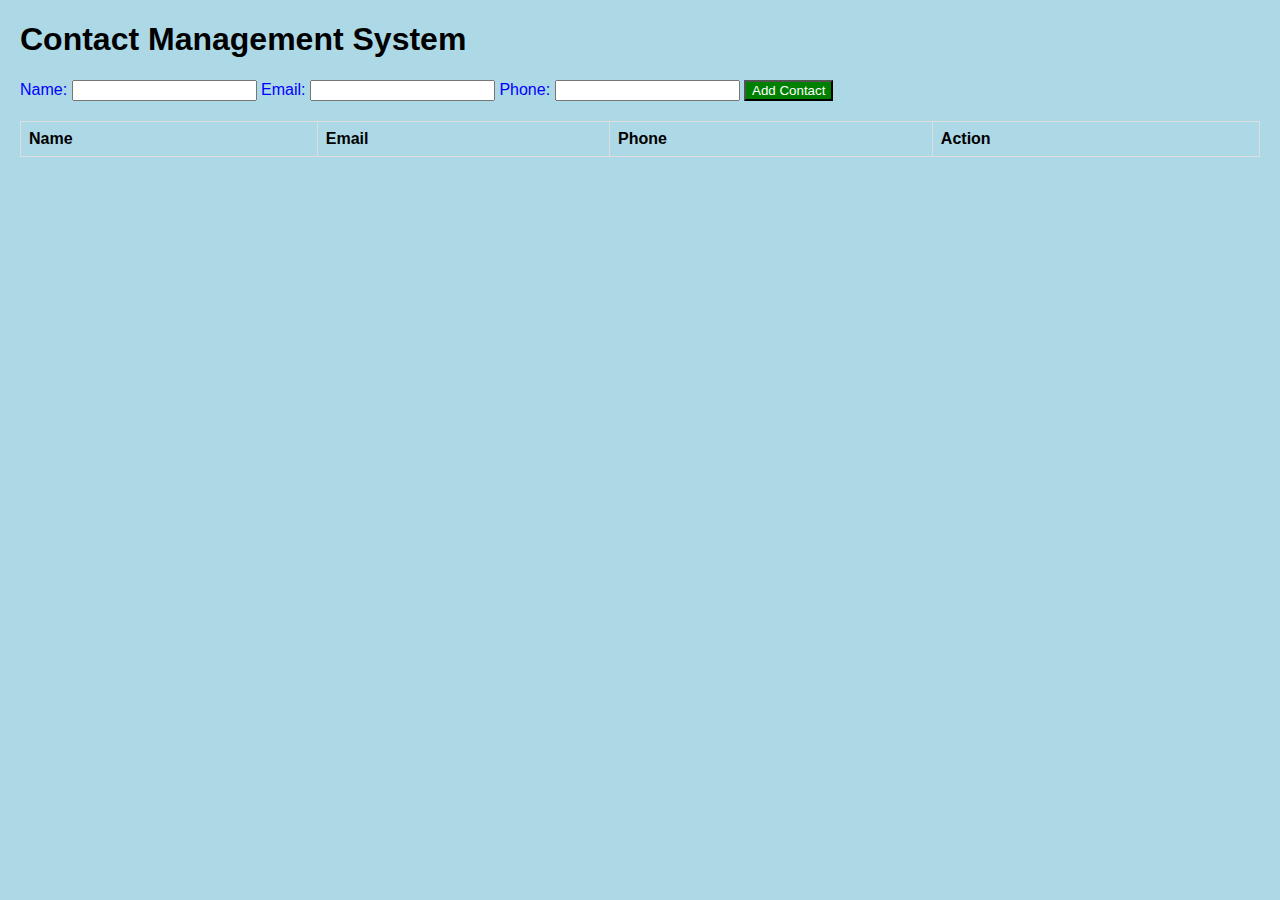
<file: index.html>
<!DOCTYPE html>
<html lang="en">
<head>
  <meta charset="UTF-8">
  <meta name="viewport" content="width=device-width, initial-scale=1.0">
  <title>Contact Management System</title>
  <style>
    body {
      font-family: Arial, sans-serif;
      margin: 20px;
      background-color: lightblue;
    }
    form {
      margin-bottom: 20px;
      color: blue;
    }
    table {
      width: 100%;
      border-collapse: collapse;
    }
    th, td {
      border: 1px solid #ddd;
      padding: 8px;
      text-align: left;
    }
    button{
        color:white;
        background-color: green;
    }
  </style>
</head>
<body>

  <h1>Contact Management System</h1>

  <form id="contactForm">
    <label for="name">Name:</label>
    <input type="text" id="name" name="name" required>

    <label for="email">Email:</label>
    <input type="email" id="email" name="email" required>

    <label for="phone">Phone:</label>
    <input type="tel" id="phone" name="phone" required>

    <button type="button" onclick="addContact()">Add Contact</button>
  </form>

  <table id="contactTable">
    <thead>
      <tr>
        <th>Name</th>
        <th>Email</th>
        <th>Phone</th>
        <th>Action</th>
      </tr>
    </thead>
    <tbody>
      <!-- Contacts will be displayed here -->
    </tbody>
  </table>

  <script>
    // Sample contacts array
    let contacts = [];

    // Function to add a new contact
    function addContact() {
      const name = document.getElementById('name').value;
      const email = document.getElementById('email').value;
      const phone = document.getElementById('phone').value;

      // Add the new contact to the array
      contacts.push({ name, email, phone });

      // Update the table
      updateTable();

      // Clear the form fields
      document.getElementById('name').value = '';
      document.getElementById('email').value = '';
      document.getElementById('phone').value = '';
    }

    // Function to update the table with contacts
    function updateTable() {
      const tableBody = document.querySelector('#contactTable tbody');
      tableBody.innerHTML = ''; // Clear existing rows

      contacts.forEach(contact => {
        const row = tableBody.insertRow();
        const cellName = row.insertCell(0);
        const cellEmail = row.insertCell(1);
        const cellPhone = row.insertCell(2);
        const cellAction = row.insertCell(3);

        cellName.textContent = contact.name;
        cellEmail.textContent = contact.email;
        cellPhone.textContent = contact.phone;

        const deleteButton = document.createElement('button');
        deleteButton.textContent = 'Delete';
        deleteButton.addEventListener('click', () => deleteContact(contact));
        cellAction.appendChild(deleteButton);
      });
    }

    // Function to delete a contact
    function deleteContact(contactToDelete) {
      contacts = contacts.filter(contact => contact !== contactToDelete);
      updateTable();
    }
  </script>

</body>
</html>
</file>
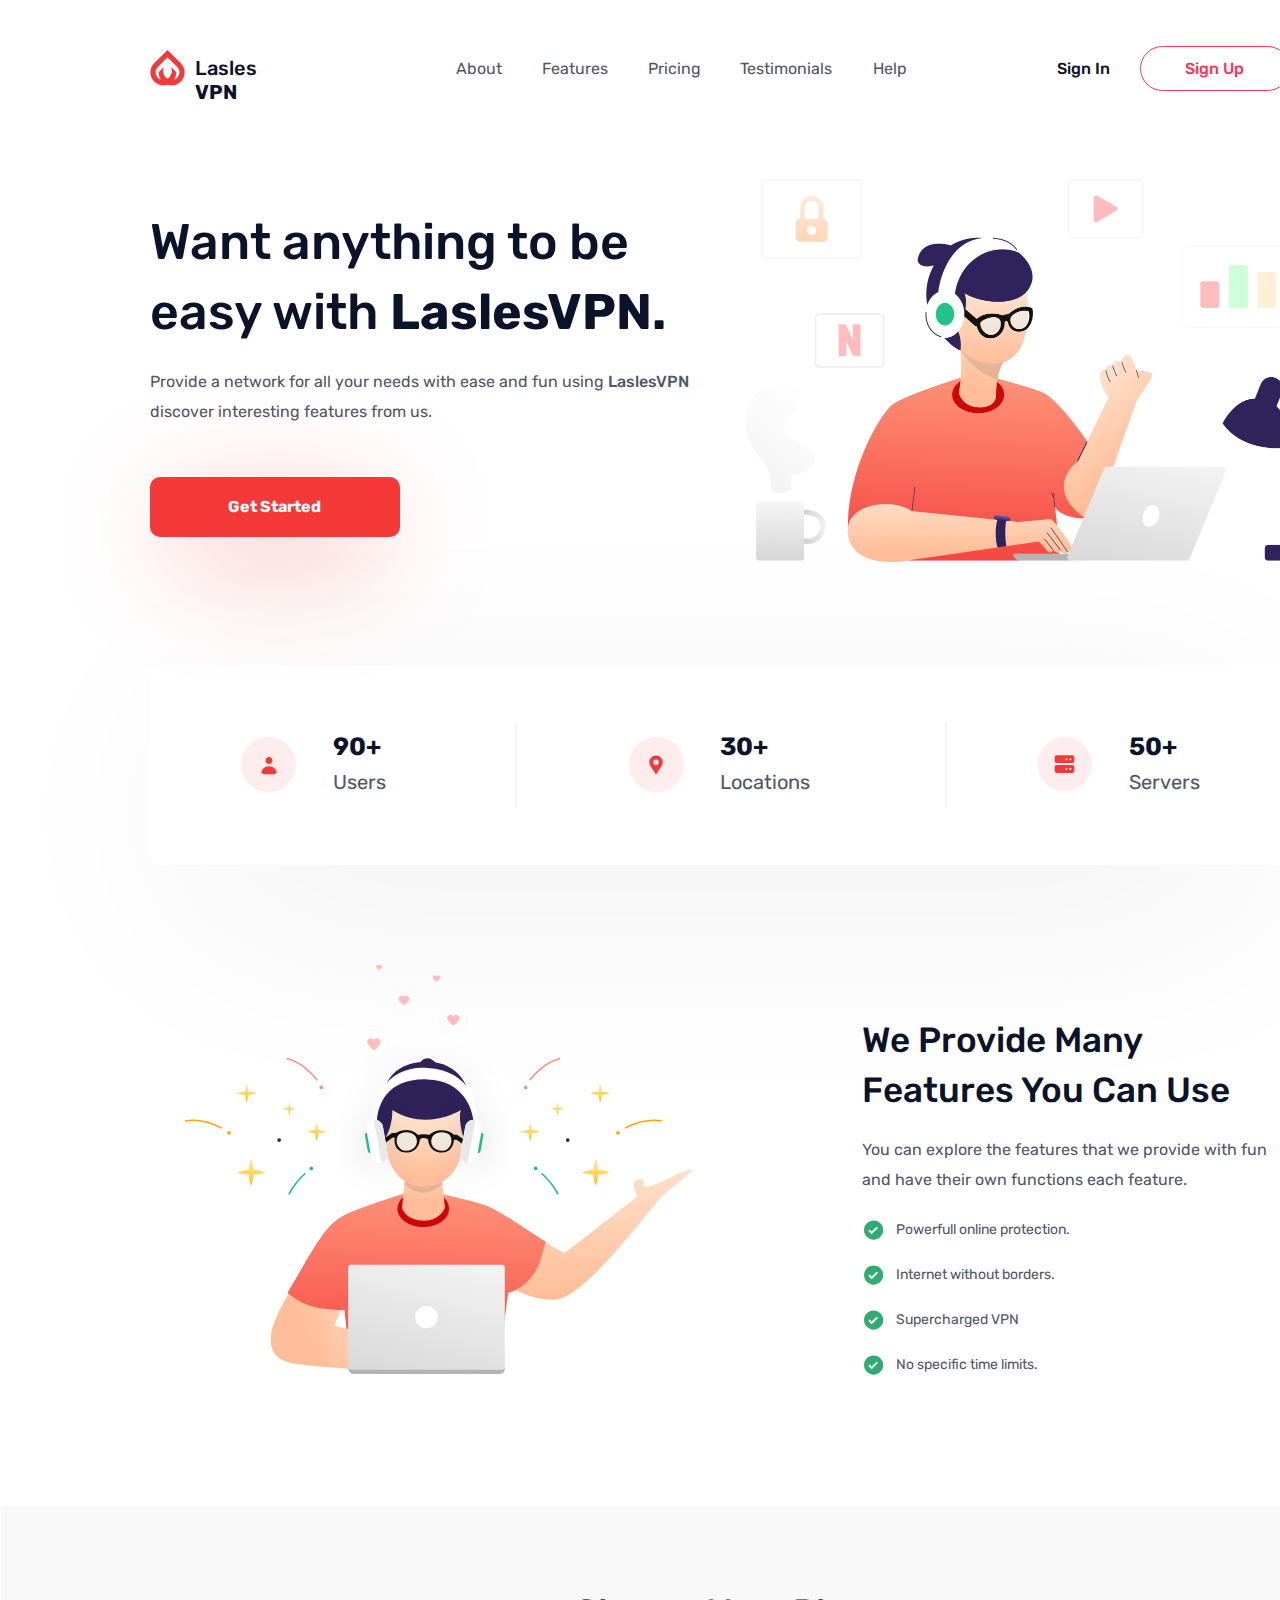
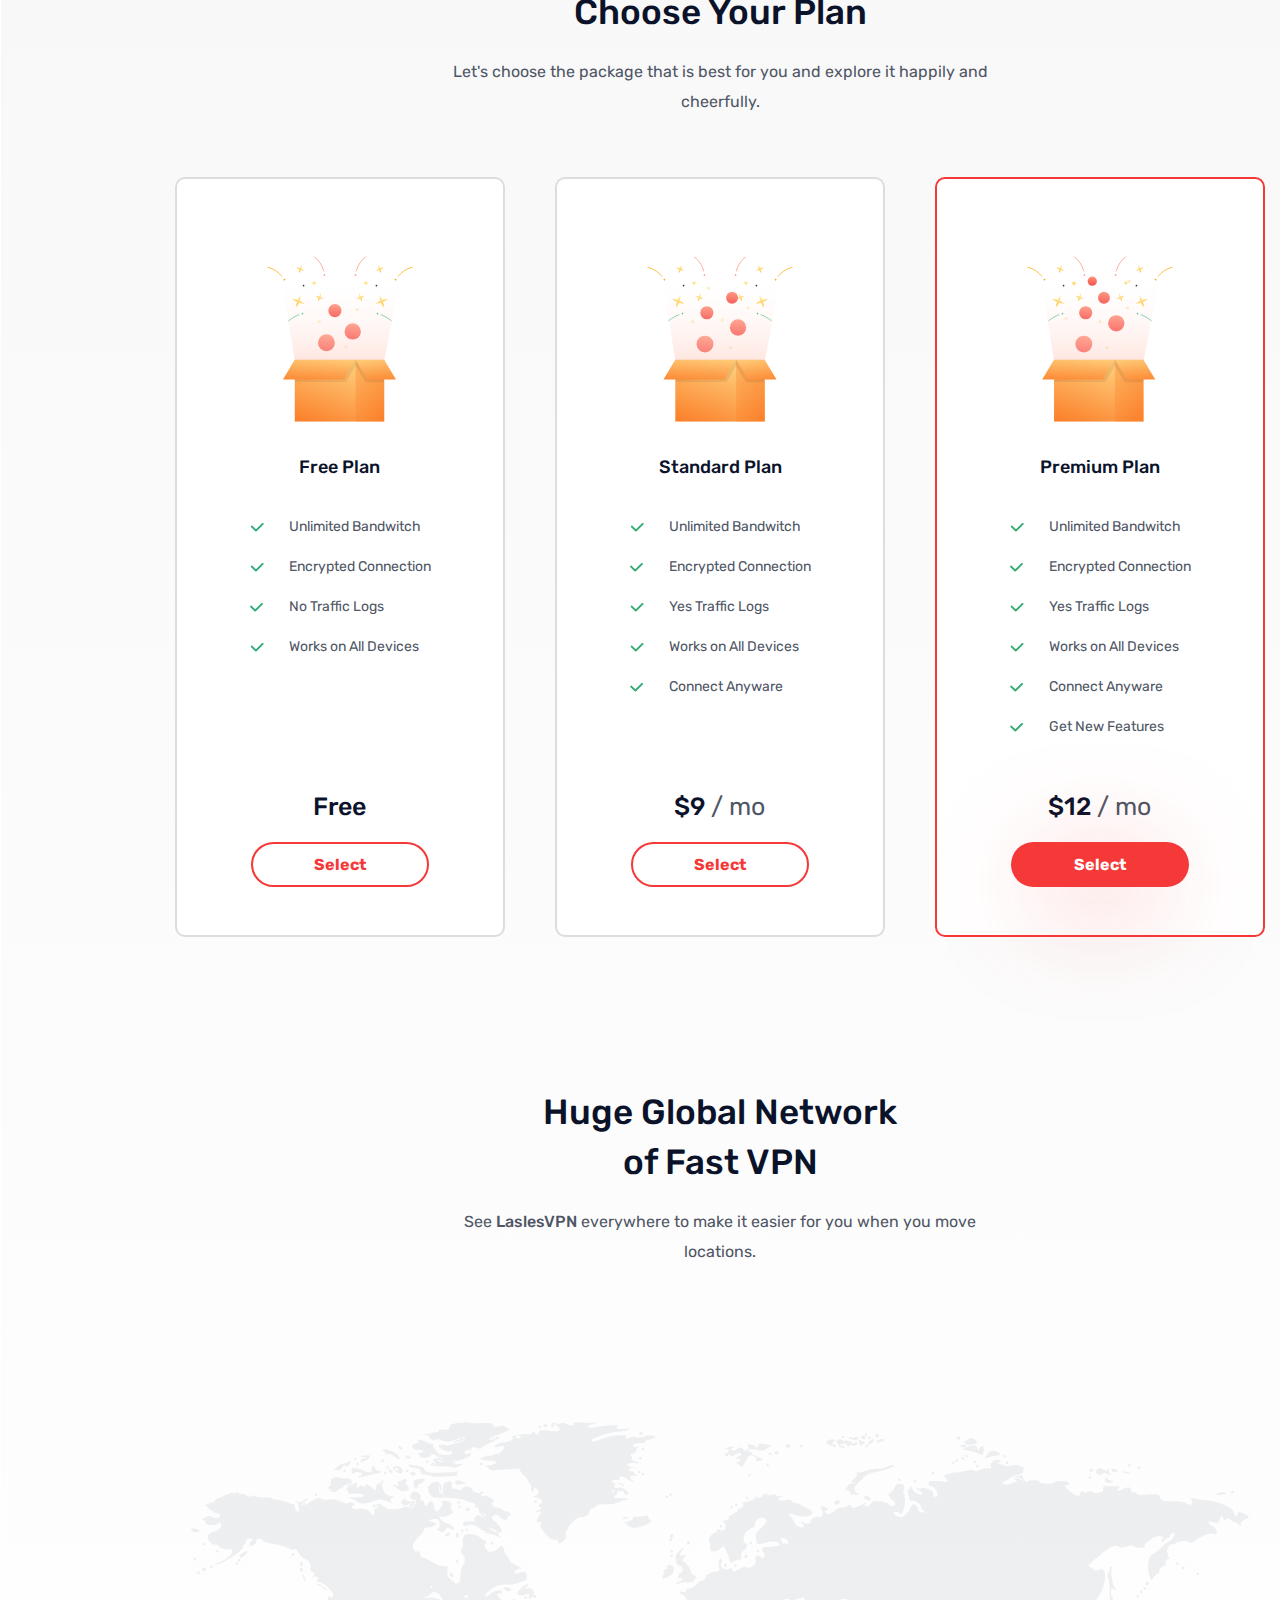
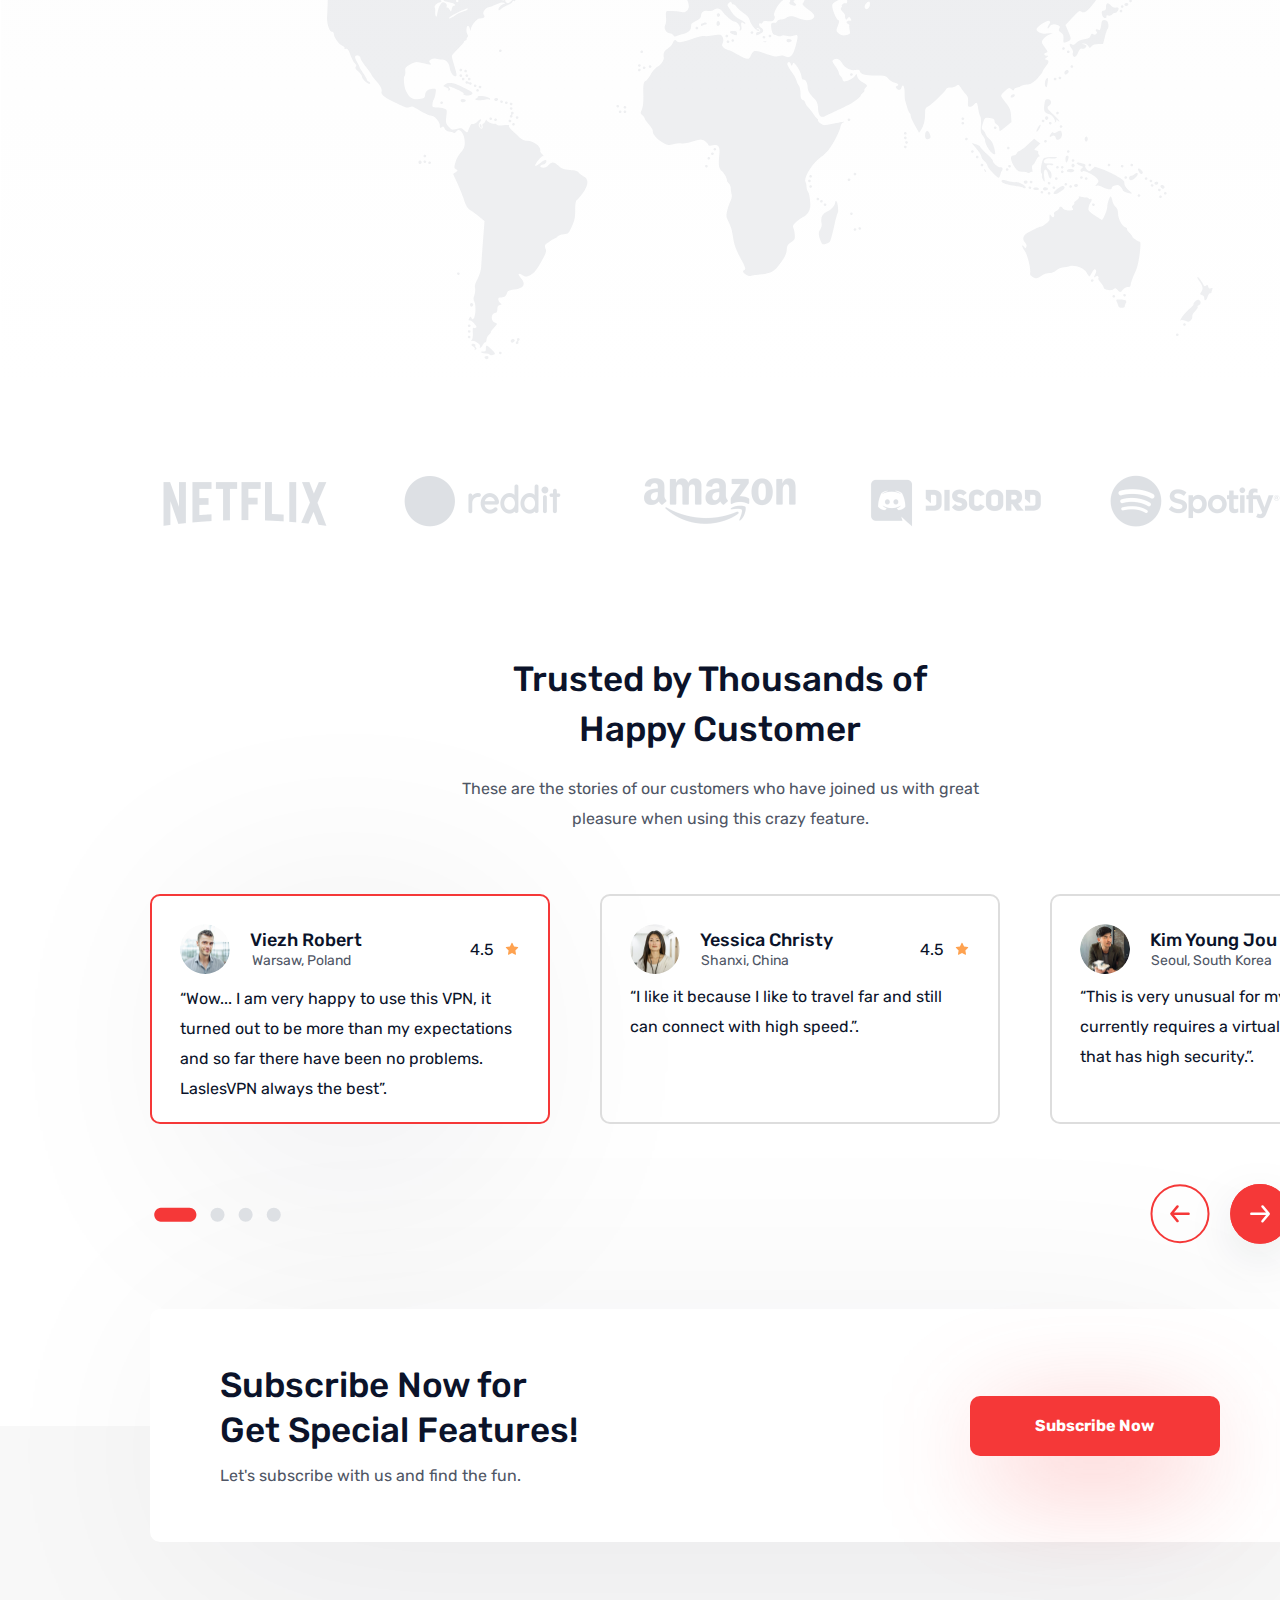
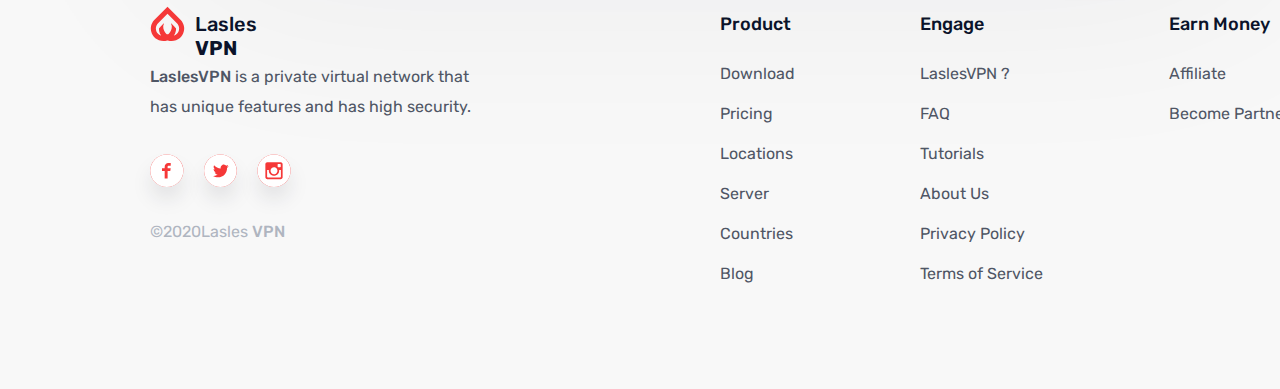
<file: html-css-project/index.html>
<!DOCTYPE html>
<html>
  <head>
    <meta charset="utf-8" />
    <meta name="viewport" content="initial-scale=1, width=device-width" />

    <link rel="stylesheet" href="./global.css" />
    <link rel="stylesheet" href="./index.css" />
    <link
      rel="stylesheet"
      href="https://fonts.googleapis.com/css2?family=Rubik:wght@400;500;700&display=swap"
    />
  </head>
  <body>
    <div class="landingpage">
      <div class="landingpage-child"></div>
      <div class="landingpage-item"></div>
      <div class="landingpage-inner"></div>
      <div class="logo">
        <div class="laslesvpn">
          <span class="lasles">Lasles</span>
          <b>VPN</b>
        </div>
        <img
          class="standard-collection-27"
          alt=""
          src="./public/standard-collection-27.svg"
        />
      </div>
      <div class="you-can-explore">
        You can explore the features that we provide with fun and have their own
        functions each feature.
      </div>
      <div class="lets-choose-the">
        Let's choose the package that is best for you and explore it happily and
        cheerfully.
      </div>
      <div class="see-laslesvpn-everywhere-container">
        <span>See </span>
        <span class="lasles">LaslesVPN</span>
        <span>
          everywhere to make it easier for you when you move locations.</span
        >
      </div>
      <div class="powerfull-online-protection">
        Powerfull online protection.
      </div>
      <div class="internet-without-borders">Internet without borders.</div>
      <div class="supercharged-vpn">Supercharged VPN</div>
      <div class="no-specific-time">No specific time limits.</div>
      <div class="we-provide-many">We Provide Many Features You Can Use</div>
      <div class="choose-your-plan">Choose Your Plan</div>
      <div class="huge-global-network">Huge Global Network of Fast VPN</div>
      <img class="group-icon" alt="" src="./public/group-1120.svg" />

      <img class="landingpage-child1" alt="" src="./public/group-1120.svg" />

      <img class="landingpage-child2" alt="" src="./public/group-1120.svg" />

      <img
        class="bxbxs-check-circle-icon"
        alt=""
        src="./public/group-1120.svg"
      />

      <div class="rectangle-div"></div>
      <div class="premium-plan">Premium Plan</div>
      <div class="mo">
        <span class="lasles">$12 </span>
        <span class="mo1">/ mo</span>
      </div>
      <div class="landingpage-child3"></div>
      <div class="standard-plan">Standard Plan</div>
      <div class="mo2">
        <span class="lasles">$9 </span>
        <span class="mo1">/ mo</span>
      </div>
      <div class="landingpage-child4"></div>
      <div class="free-plan">Free Plan</div>
      <div class="free">Free</div>
      <div class="buttonnonactselect">
        <div class="buttonnonactselect-child"></div>
        <b class="select">Select</b>
      </div>
      <div class="buttonnonactselect1">
        <div class="buttonnonactselect-child"></div>
        <b class="select">Select</b>
      </div>
      <div class="buttonactselect">
        <div class="buttonactselect-child"></div>
        <div class="buttonactselect-item"></div>
        <b class="select">Select</b>
      </div>
      <div class="product-parent">
        <div class="product">Product</div>
        <div class="download">Download</div>
        <div class="pricing">Pricing</div>
        <div class="locations">Locations</div>
        <div class="server">Server</div>
        <div class="countries">Countries</div>
        <div class="blog">Blog</div>
      </div>
      <div class="engage-parent">
        <div class="product">Engage</div>
        <div class="download">LaslesVPN ?</div>
        <div class="pricing">FAQ</div>
        <div class="locations">Tutorials</div>
        <div class="server">About Us</div>
        <div class="countries">Privacy Policy</div>
        <div class="blog">Terms of Service</div>
      </div>
      <div class="group-div">
        <div class="earn-money-parent">
          <div class="product">Earn Money</div>
          <div class="download">Affiliate</div>
          <div class="pricing">Become Partner</div>
        </div>
      </div>
      <div class="laslesvpn-is-a-container">
        <span class="lasles">LaslesVPN</span>
        <span>
          is a private virtual network that has unique features and has high
          security.</span
        >
      </div>
      <div class="laslesvpn4">
        <span>©2020Lasles</span>
        <span class="lasles">VPN</span>
      </div>
      <div class="rectangle-parent">
        <div class="group-child"></div>
        <div class="these-are-the">
          These are the stories of our customers who have joined us with great
          pleasure when using this crazy feature.
        </div>
        <div class="trusted-by-thousands">
          Trusted by Thousands of Happy Customer
        </div>
        <div class="group-item"></div>
        <div class="group-inner"></div>
        <div class="group-child1"></div>
        <img class="group-child2" alt="" src="./public/group-1300.svg" />

        <div class="ellipse-parent">
          <img class="ellipse-icon" alt="" src="./public/ellipse-175@2x.png" />

          <div class="viezh-robert">Viezh Robert</div>
          <div class="warsaw-poland">Warsaw, Poland</div>
        </div>
        <div class="ellipse-group">
          <img class="ellipse-icon" alt="" src="./public/ellipse-1751@2x.png" />

          <div class="yessica-christy">Yessica Christy</div>
          <div class="shanxi-china">Shanxi, China</div>
        </div>
        <div class="ellipse-container">
          <img class="ellipse-icon" alt="" src="./public/ellipse-1752@2x.png" />

          <div class="yessica-christy">Kim Young Jou</div>
          <div class="seoul-south-korea">Seoul, South Korea</div>
        </div>
        <div class="wow-i-am">
          “Wow... I am very happy to use this VPN, it turned out to be more than
          my expectations and so far there have been no problems. LaslesVPN
          always the best”.
        </div>
        <div class="i-like-it">
          “I like it because I like to travel far and still can connect with
          high speed.”.
        </div>
        <div class="this-is-very">
          “This is very unusual for my business that currently requires a
          virtual private network that has high security.”.
        </div>
        <img
          class="buttonnonactleft-icon"
          alt=""
          src="./public/buttonnonactleft.svg"
        />

        <img
          class="buttonactright-icon"
          alt=""
          src="./public/buttonactright.svg"
        />

        <div class="div">4.5</div>
        <img class="group-child5" alt="" src="./public/group-1161.svg" />

        <div class="parent">
          <div class="div1">4.5</div>
          <img class="group-child6" alt="" src="./public/group-1161.svg" />
        </div>
        <div class="group">
          <div class="div1">4.5</div>
          <img class="group-child6" alt="" src="./public/group-11611.svg" />
        </div>
      </div>
      <img
        class="socmedfacebook-icon"
        alt=""
        src="./public/socmedfacebook.svg"
      />

      <img class="socmedtwitter-icon" alt="" src="./public/socmedtwitter.svg" />

      <img
        class="socmedinstagram-icon"
        alt=""
        src="./public/socmedinstagram.svg"
      />

      <img class="sponsored-icon" alt="" src="./public/sponsored@2x.png" />

      <img class="huge-global-icon" alt="" src="./public/huge-global.svg" />

      <div class="rectangle-group">
        <div class="group-child8"></div>
        <div class="subscribe-now-for-get-special-parent">
          <div class="subscribe-now-for">
            Subscribe Now for Get Special Features!
          </div>
          <div class="lets-subscribe-with">
            Let's subscribe with us and find the fun.
          </div>
        </div>
        <div class="buttonsubscribe-now">
          <div class="buttonsubscribe-now-child"></div>
          <div class="buttonsubscribe-now-item"></div>
          <b class="subscribe-now">Subscribe Now</b>
        </div>
      </div>
      <div class="landingpage-child5"></div>
      <div class="landingpage-child6"></div>
      <div class="logo1">
        <div class="laslesvpn">
          <span class="lasles">Lasles</span>
          <b>VPN</b>
        </div>
        <img
          class="standard-collection-27"
          alt=""
          src="./public/standard-collection-271.svg"
        />
      </div>
      <div class="pricing1">Pricing</div>
      <div class="features">Features</div>
      <div class="testimonials">Testimonials</div>
      <div class="about">About</div>
      <div class="help">Help</div>
      <div class="sign-in">Sign In</div>
      <div class="buttonsignup">
        <div class="buttonsignup-child"></div>
        <div class="sign-up">Sign Up</div>
      </div>
      <div class="want-anything-to-container">
        <span class="lasles">Want anything to be easy with</span>
        <b> LaslesVPN.</b>
      </div>
      <div class="provide-a-network-container">
        <span
          >Provide a network for all your needs with ease and fun using
        </span>
        <span class="lasles">LaslesVPN </span>
        <span>discover interesting features from us.</span>
      </div>
      <div class="buttonget-started">
        <div class="buttonsubscribe-now-child"></div>
        <div class="buttonsubscribe-now-item"></div>
        <b class="get-started">Get Started</b>
      </div>
      <div class="landingpage-inner1">
        <div class="locations-parent">
          <div class="users">Locations</div>
          <b class="b">30+</b>
        </div>
      </div>
      <div class="users-parent">
        <div class="users">Users</div>
        <b class="b">90+</b>
      </div>
      <div class="landingpage-inner2">
        <div class="servers-parent">
          <div class="users">Servers</div>
          <b class="b">50+</b>
        </div>
      </div>
      <img class="vector-icon" alt="" src="./public/vector-14.svg" />

      <img class="landingpage-child7" alt="" src="./public/vector-14.svg" />

      <div class="iconlocation">
        <div class="iconlocation-child"></div>
        <img class="iconlocation-item" alt="" src="./public/group-1215.svg" />
      </div>
      <div class="iconuser">
        <div class="iconlocation-child"></div>
        <img class="iconlocation-item" alt="" src="./public/group-1216.svg" />
      </div>
      <img class="iconserver" alt="" src="./public/iconserver.svg" />

      <div class="group-parent">
        <div class="encrypted-connection-parent">
          <div class="encrypted-connection">Encrypted Connection</div>
          <img class="group-child9" alt="" src="./public/group-1223.svg" />
        </div>
        <div class="group-container">
          <img class="group-child10" alt="" src="./public/group-1224.svg" />

          <div class="no-traffic-logs">No Traffic Logs</div>
        </div>
        <div class="group-parent1">
          <img class="group-child11" alt="" src="./public/group-1225.svg" />

          <div class="works-on-all">Works on All Devices</div>
        </div>
        <div class="unlimited-bandwitch-parent">
          <div class="unlimited-bandwitch">Unlimited Bandwitch</div>
          <img class="group-child12" alt="" src="./public/group-12231.svg" />
        </div>
      </div>
      <div class="group-parent2">
        <div class="encrypted-connection-group">
          <div class="encrypted-connection1">Encrypted Connection</div>
          <img class="group-child9" alt="" src="./public/group-1227.svg" />
        </div>
        <div class="yes-traffic-logs-parent">
          <div class="yes-traffic-logs">Yes Traffic Logs</div>
          <img class="group-child14" alt="" src="./public/group-1228.svg" />
        </div>
        <div class="works-on-all-devices-parent">
          <div class="yes-traffic-logs">Works on All Devices</div>
          <img class="group-child15" alt="" src="./public/group-1228.svg" />
        </div>
        <div class="connect-anyware-parent">
          <div class="no-traffic-logs">Connect Anyware</div>
          <img class="group-child16" alt="" src="./public/group-1230.svg" />
        </div>
        <div class="unlimited-bandwitch-group">
          <div class="unlimited-bandwitch1">Unlimited Bandwitch</div>
          <img class="group-child12" alt="" src="./public/group-1226.svg" />
        </div>
      </div>
      <div class="group-parent3">
        <div class="encrypted-connection-group">
          <div class="encrypted-connection1">Encrypted Connection</div>
          <img class="group-child9" alt="" src="./public/group-1231.svg" />
        </div>
        <div class="yes-traffic-logs-parent">
          <div class="yes-traffic-logs">Yes Traffic Logs</div>
          <img class="group-child14" alt="" src="./public/group-1232.svg" />
        </div>
        <div class="works-on-all-devices-parent">
          <div class="yes-traffic-logs">Works on All Devices</div>
          <img class="group-child15" alt="" src="./public/group-1232.svg" />
        </div>
        <div class="connect-anyware-parent">
          <div class="no-traffic-logs">Connect Anyware</div>
          <img class="group-child16" alt="" src="./public/group-1234.svg" />
        </div>
        <div class="get-new-features-parent">
          <div class="no-traffic-logs">Get New Features</div>
          <img class="group-child16" alt="" src="./public/group-1234.svg" />
        </div>
        <div class="unlimited-bandwitch-group">
          <div class="unlimited-bandwitch1">Unlimited Bandwitch</div>
          <img class="group-child12" alt="" src="./public/group-1235.svg" />
        </div>
      </div>
      <img
        class="illustration-1-icon"
        alt=""
        src="./public/illustration-1@2x.png"
      />

      <img
        class="illustrationstandard-icon"
        alt=""
        src="./public/illustrationstandard.svg"
      />

      <img
        class="illustrationfree-icon"
        alt=""
        src="./public/illustrationfree.svg"
      />

      <img
        class="illustrationpremium-icon"
        alt=""
        src="./public/illustrationpremium.svg"
      />

      <img
        class="illustration-2-icon"
        alt=""
        src="./public/illustration-2.svg"
      />
    </div>
  </body>
</html>
</file>
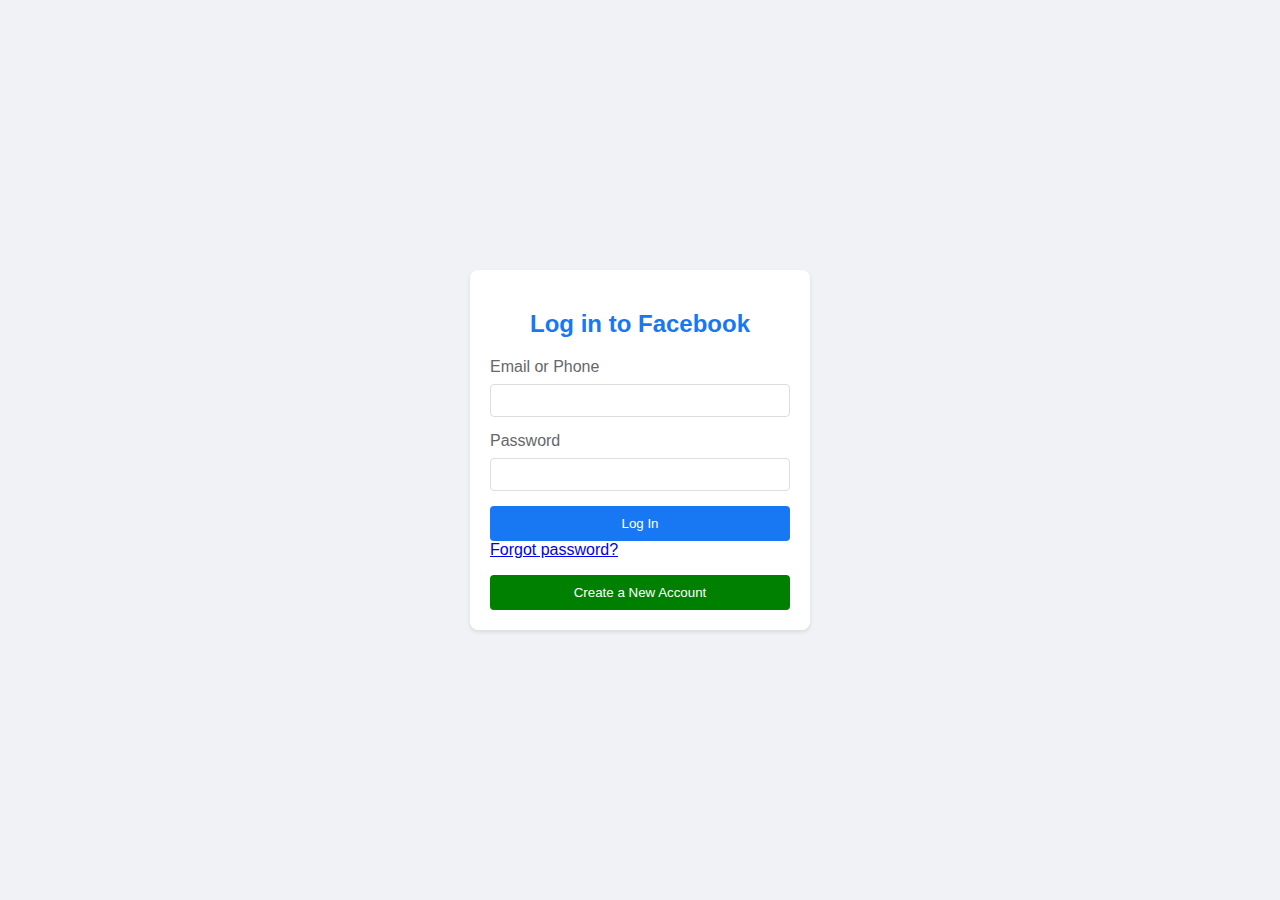
<file: fb login page/login.html>
<!DOCTYPE html>
<html lang="en">
  <head>
    <meta charset="UTF-8" />
    <meta name="viewport" content="width=device-width, initial-scale=1.0" />
    <title>Facebook-like Login Form</title>
    <style>
      body {
        font-family: Arial, sans-serif;
        background-color: #f0f2f5;
        display: flex;
        align-items: center;
        justify-content: center;
        height: 100vh;
        margin: 0;
      }

      .login-container {
        background-color: #fff;
        padding: 20px;
        border-radius: 8px;
        box-shadow: 0 2px 4px rgba(0, 0, 0, 0.1);
        width: 300px;
      }

      .login-container h2 {
        text-align: center;
        color: #1877f2;
      }

      .input-group {
        margin-bottom: 15px;
      }

      .input-group label {
        display: block;
        margin-bottom: 8px;
        color: #65676b;
      }

      .input-group input {
        width: 100%;
        padding: 8px;
        box-sizing: border-box;
        border: 1px solid #ddd;
        border-radius: 4px;
      }

      .login-btn {
        background-color: #1877f2;
        color: #fff;
        padding: 10px;
        border: none;
        border-radius: 4px;
        cursor: pointer;
        width: 100%;
      }
      .login{
        background-color: green;
        color: #fff;
        padding: 10px;
        border: none;
        border-radius: 4px;
        cursor: pointer;
        width: 100%;
      }
    </style>
  </head>
  <body>
    <div class="login-container">
      <h2>Log in to Facebook</h2>
      <form action="#">
        <div class="input-group">
          <label for="email">Email or Phone</label>
          <input type="text" id="email" name="email" required />
        </div>
        <div class="input-group">
          <label for="password">Password</label>
          <input type="password" id="password" name="password" required />
        </div>
        <button type="submit" class="login-btn">Log In</button
          <p class="forgot-password"><a href="#">Forgot password?</a></p>
          <button type="submit" class="login">Create a New Account</button
      </form>
    </div>
  </body>
</html>
</file>
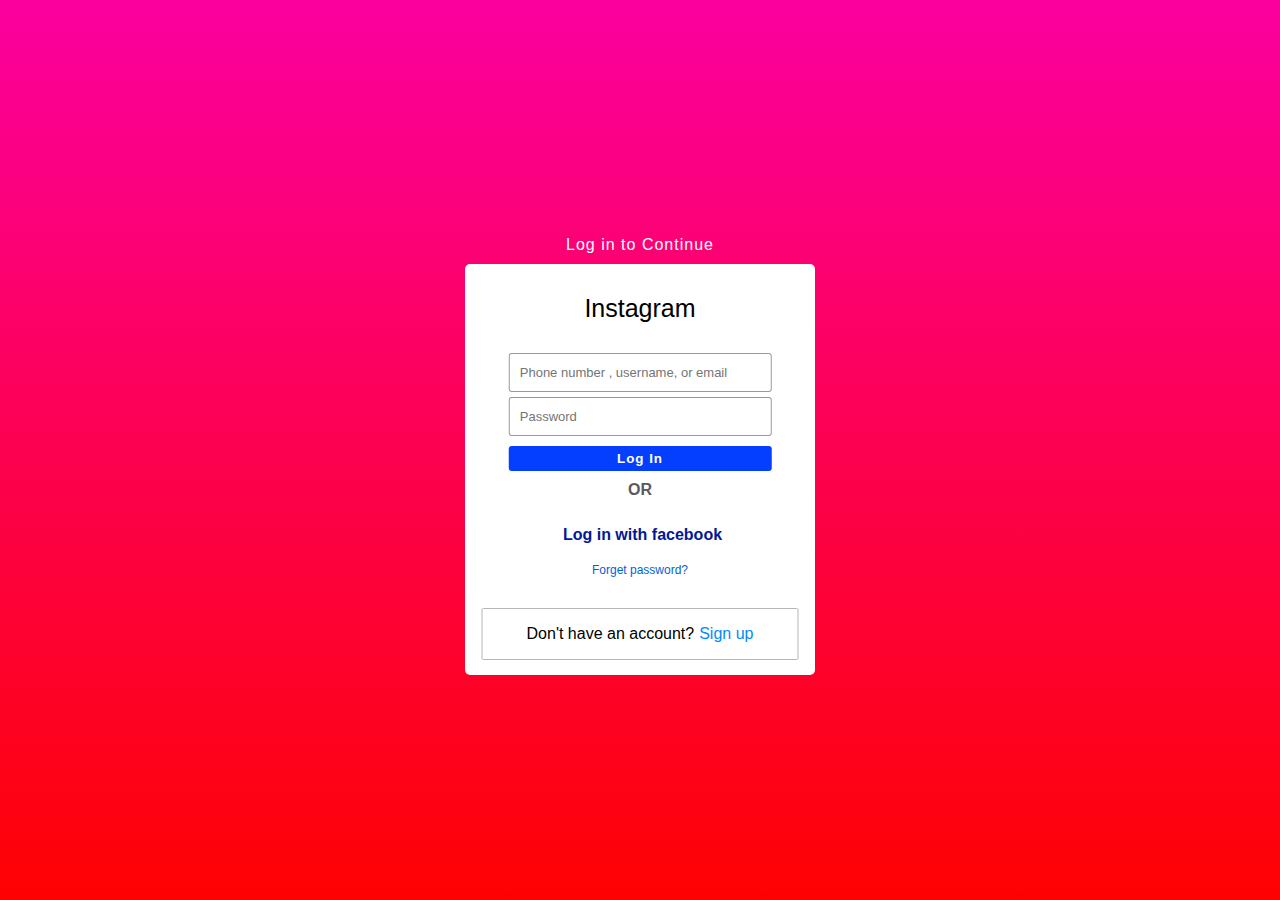
<file: insta login page/instalogin.html>
<!DOCTYPE html>
<html lang="en">
<head>
  <meta charset="UTF-8">
  <meta name="viewport" content="width=device-width, initial-scale=1.0">
  <title>Instagram-like Login Form</title>
  <style>

    body{

margin: 0;
padding: 0;
display: flex;
min-height: 100vh;
align-items: center;
justify-content: center;
background: linear-gradient(#fb009f,#fe0202);
font-family: sans-serif;
}
   .container{
text-align: center;

   }

.text{
    color: #fff; 
    letter-spacing: 1px;
    margin: 10px;

}
.page{

    width: 350px;
    background: #fff;
    border-radius: 5px;
    padding-bottom: 15px;

}
.title{
padding: 30px 0;
text-transform: capitalize;
font-size: 25px;

}
form{

    width: 75%;
    display: flex;
    flex-direction: column;
    position: relative;
    left: 50%;
    transform: translateX(-50%);
}
form input{

    margin-bottom: 5px;
    border: 1px solid rgba(0,0,0,0.4);
    border-radius: 3px;
    outline: none;
}
form input :focus{

    border : 1px solid rgba(0,0,0,0.7);
    background:#efefef;

}
input[type="text"], input[type="password"]{


padding-left:10px ;
position: relative;
height: 35px;
font-size: 17px;
}
input::placeholder{
    font-weight: normal;
    font-size: 13px;
    transition: 0.3s ease;
}

input :focus ::placeholder{
    position:absolute ;
    font-size: 10px;
    transform: translateY(-13px);

}
form button{

    border: none;
    background:#043fff;
    padding: 5px 0;
    margin-top: 5px;
  border-radius: 3px;
  font-weight: bold;
  text-transform: capitalize;
  letter-spacing: 1px;
  outline: none;
    color: #fff;
    cursor: pointer;
}
form button :active{
    background: #2c58fc;
    transform: scaleX(0.995);
}
form .option{
    color: #5a5a5a;
    margin: 10px 0;
    font-weight: bold;
    position: relative;
}
form .option :before{
    position: absolute;
    content: '';
    width: 37%;
    height: 2px;
    background: #b6b6b6;
    left: 0;
    top: 50%;
    transform: translateY(-50%);
    border-radius: 50px;
}
form .option ::after{
    position: absolute;
    content: '';
    width: 37%;
    height: 2px;
    background: #b6b6b6;
    right: 0;
    top: 50%;
    transform: translateY(-50%);
    border-radius: 50px;
}
.fblink{
margin-top: 15px;
width: 100%;
}
 .fblink span{
    font-size: 18px;
    color: #021897;
    margin-right: 5px;

 }
.fblink a{
    text-decoration: none;
    font-weight: bold;
    color:#021897;

}  
.forget-id{
    margin: 15px;
}
.forget-id a{
   
    text-decoration: none;
    color: #025fd2;
    font-size: 12px;
    font-weight: 500;
}
.page .signup{
position: relative;
border: 1px solid#b6b6b6;
border-radius: 2px;
width: 90%;
left: 50%;
transform: translateX(-50%);
margin-top: 30px;

}

.signup a{
    text-decoration: none;
    margin-left: 5px;
    color: #008aff;
}



  </style>
</head>
<body>

    <div class="container">
        <div class="text">Log in to Continue</div>
        <div class="page">


        <div class="title">instagram</div>
        <form>

<input type ="text"placeholder="Phone number , username, or email">
<input type ="password"placeholder="Password">
<button>Log in</button>
<div class="option">OR</div>
        </form>


        <div class="fblink">
<span class="fab fa-facebook"></span>
<a href="#">Log in with facebook</a>

        </div>
        <div class="forget-id">                   
            <a href="#">Forget password?</a>
        </div>

        <div class="signup">

            <p>Don't have an account?<a href="#">Sign up</a></p>
        </div>
        </div>
      
      
      </div>
      
      
      

</body>
</html>
</file>
<file: html-css-project/global.css>
body {
  margin: 0;
  line-height: normal;
}

:root {
  /* fonts */
  --font-rubik: Rubik;

  /* font sizes */
  --font-size-sm: 14px;
  --font-size-6xl: 25px;
  --font-size-xl: 20px;
  --font-size-base: 16px;
  --font-size-16xl: 35px;
  --font-size-lg: 18px;

  /* Colors */
  --color-white: #fff;
  --color-dimgray: #4f5665;
  --color-lavenderblush: #ffecec;
  --color-gray-100: #0b132a;
  --color-gray-200: #0d1025;
  --color-tomato-100: #f53838;
  --color-tomato-200: rgba(245, 56, 56, 0.35);
  --color-crimson: #f53855;
  --color-gainsboro: #ddd;

  /* border radiuses */
  --br-51xl: 70px;
  --br-3xs: 10px;
  --br-31xl: 50px;
}
</file>
<file: html-css-project/index.css>
.landingpage-child {
  position: absolute;
  top: 1506.28px;
  left: 0.86px;
  background: linear-gradient(180deg, #f8f8f8, rgba(248, 248, 248, 0));
  width: 1440.16px;
  height: 2083.2px;
}
.landingpage-item {
  position: absolute;
  top: 4625.78px;
  left: 0;
  background-color: #f8f8f8;
  width: 1440px;
  height: 563.12px;
}
.landingpage-inner {
  position: absolute;
  top: 4525.78px;
  left: 181.41px;
  border-radius: var(--br-3xs);
  background-color: var(--color-gray-200);
  filter: blur(114px);
  width: 1077.17px;
  height: 250px;
  opacity: 0.06;
}
.lasles {
  font-weight: 500;
}
.laslesvpn {
  position: absolute;
  top: 6.12px;
  left: 45px;
}
.logo,
.standard-collection-27 {
  position: absolute;
  top: 0;
  left: 0;
  width: 35px;
  height: 36.23px;
}
.logo {
  top: 4805.78px;
  left: 150px;
  width: 149px;
  font-size: var(--font-size-xl);
  color: var(--color-gray-100);
}
.lets-choose-the,
.see-laslesvpn-everywhere-container,
.you-can-explore {
  position: absolute;
  top: 1134.55px;
  left: 862.12px;
  line-height: 30px;
  display: inline-block;
  width: 427.88px;
}
.lets-choose-the,
.see-laslesvpn-everywhere-container {
  top: 1656.55px;
  left: 442.5px;
  text-align: center;
  width: 555px;
}
.see-laslesvpn-everywhere-container {
  top: 2806.55px;
}
.internet-without-borders,
.no-specific-time,
.powerfull-online-protection,
.supercharged-vpn {
  position: absolute;
  top: 1214.55px;
  left: 896.2px;
  font-size: var(--font-size-sm);
  line-height: 30px;
}
.internet-without-borders,
.no-specific-time,
.supercharged-vpn {
  top: 1259.55px;
}
.no-specific-time,
.supercharged-vpn {
  top: 1304.55px;
}
.no-specific-time {
  top: 1349.55px;
}
.choose-your-plan,
.huge-global-network,
.we-provide-many {
  position: absolute;
  top: 1014.55px;
  left: 862.12px;
  font-size: var(--font-size-16xl);
  line-height: 50px;
  font-weight: 500;
  color: var(--color-gray-100);
  display: inline-block;
  width: 383.41px;
}
.choose-your-plan,
.huge-global-network {
  top: 1586.55px;
  left: 528.3px;
  text-align: center;
}
.huge-global-network {
  top: 2686.55px;
}
.group-icon {
  position: absolute;
  top: 1217.55px;
  left: 862.12px;
  width: 24px;
  height: 24px;
}
.bxbxs-check-circle-icon,
.landingpage-child1,
.landingpage-child2 {
  position: absolute;
  top: 1262.55px;
  left: 862.12px;
  width: 24px;
  height: 24px;
}
.bxbxs-check-circle-icon,
.landingpage-child2 {
  top: 1307.55px;
}
.bxbxs-check-circle-icon {
  top: 1352.55px;
  overflow: hidden;
}
.rectangle-div {
  position: absolute;
  top: 1776.55px;
  left: 935px;
  border-radius: var(--br-3xs);
  background-color: var(--color-white);
  border: 2px solid var(--color-tomato-100);
  box-sizing: border-box;
  width: 330px;
  height: 760px;
}
.premium-plan {
  position: absolute;
  top: 2051.55px;
  left: 1039.5px;
  font-size: var(--font-size-lg);
  line-height: 30px;
  font-weight: 500;
  color: var(--color-gray-100);
  text-align: center;
}
.mo1 {
  color: var(--color-dimgray);
}
.mo {
  position: absolute;
  top: 2391.55px;
  left: 1048px;
  font-size: var(--font-size-6xl);
  line-height: 30px;
  text-align: center;
  color: var(--color-gray-100);
}
.landingpage-child3 {
  position: absolute;
  top: 1776.55px;
  left: 555px;
  border-radius: var(--br-3xs);
  background-color: var(--color-white);
  border: 2px solid var(--color-gainsboro);
  box-sizing: border-box;
  width: 330px;
  height: 760px;
}
.mo2,
.standard-plan {
  position: absolute;
  line-height: 30px;
  text-align: center;
  color: var(--color-gray-100);
}
.standard-plan {
  top: 2051.55px;
  left: 658.5px;
  font-size: var(--font-size-lg);
  font-weight: 500;
}
.mo2 {
  top: 2391.55px;
  left: 674px;
  font-size: var(--font-size-6xl);
}
.landingpage-child4 {
  position: absolute;
  top: 1776.55px;
  left: 175px;
  border-radius: var(--br-3xs);
  background-color: var(--color-white);
  border: 2px solid var(--color-gainsboro);
  box-sizing: border-box;
  width: 330px;
  height: 760px;
}
.free,
.free-plan {
  position: absolute;
  top: 2051.55px;
  left: 299px;
  font-size: var(--font-size-lg);
  line-height: 30px;
  font-weight: 500;
  color: var(--color-gray-100);
  text-align: center;
}
.free {
  top: 2391.55px;
  left: 313px;
  font-size: var(--font-size-6xl);
}
.buttonnonactselect-child {
  position: absolute;
  top: 0;
  left: 0;
  border-radius: var(--br-31xl);
  border: 2px solid var(--color-tomato-100);
  box-sizing: border-box;
  width: 177.88px;
  height: 45px;
}
.select {
  position: absolute;
  top: 13px;
  left: 62.94px;
}
.buttonnonactselect,
.buttonnonactselect1 {
  position: absolute;
  top: 2441.55px;
  left: 251.06px;
  width: 177.88px;
  height: 45px;
  color: var(--color-tomato-100);
}
.buttonnonactselect1 {
  left: 631.06px;
}
.buttonactselect-child {
  position: absolute;
  top: 17px;
  left: 25.25px;
  border-radius: 60px;
  background-color: var(--color-tomato-200);
  filter: blur(54px);
  width: 127.38px;
  height: 45px;
}
.buttonactselect-item {
  position: absolute;
  top: 0;
  left: 0;
  border-radius: var(--br-31xl);
  background-color: var(--color-tomato-100);
  width: 177.88px;
  height: 45px;
}
.buttonactselect {
  position: absolute;
  top: 2441.55px;
  left: 1011.06px;
  width: 177.88px;
  height: 62px;
  color: var(--color-white);
}
.download,
.product {
  position: absolute;
  left: 0;
  line-height: 30px;
}
.product {
  top: 0;
  font-size: var(--font-size-lg);
  font-weight: 500;
  color: var(--color-gray-100);
}
.download {
  top: 50px;
}
.blog,
.countries,
.locations,
.pricing,
.server {
  position: absolute;
  top: 90px;
  left: 0;
  line-height: 30px;
}
.blog,
.countries,
.locations,
.server {
  top: 130px;
}
.blog,
.countries,
.server {
  top: 170px;
}
.blog,
.countries {
  top: 210px;
}
.blog {
  top: 250px;
}
.engage-parent,
.product-parent {
  position: absolute;
  top: 4808.89px;
  left: 720px;
  width: 74px;
  height: 280px;
}
.engage-parent {
  left: 920px;
  width: 123px;
}
.earn-money-parent,
.group-div {
  position: absolute;
  top: 0;
  left: 0;
  width: 121px;
  height: 120px;
}
.group-div {
  top: 4808.89px;
  left: 1169px;
}
.laslesvpn-is-a-container,
.laslesvpn4 {
  position: absolute;
  left: 150px;
  line-height: 30px;
}
.laslesvpn-is-a-container {
  top: 4862.01px;
  display: inline-block;
  width: 340px;
  height: 61.57px;
}
.laslesvpn4 {
  top: 5017.18px;
  color: #afb5c0;
  text-align: center;
}
.group-child {
  position: absolute;
  top: 240px;
  left: 40.82px;
  border-radius: var(--br-3xs);
  background-color: var(--color-gray-200);
  filter: blur(114px);
  width: 318.35px;
  height: 300.81px;
  opacity: 0.06;
}
.these-are-the,
.trusted-by-thousands {
  position: absolute;
  text-align: center;
  display: inline-block;
}
.these-are-the {
  top: 120px;
  left: 292.5px;
  line-height: 30px;
  color: var(--color-dimgray);
  width: 555px;
}
.trusted-by-thousands {
  top: 0;
  left: 346.1px;
  font-size: var(--font-size-16xl);
  line-height: 50px;
  font-weight: 500;
  width: 447.81px;
}
.group-child1,
.group-inner,
.group-item {
  position: absolute;
  top: 240px;
  border-radius: var(--br-3xs);
  box-sizing: border-box;
  width: 400px;
  height: 230px;
}
.group-item {
  left: 0;
  background-color: var(--color-white);
  border: 2px solid var(--color-tomato-100);
}
.group-child1,
.group-inner {
  left: 450px;
  border: 2px solid var(--color-gainsboro);
}
.group-child1 {
  left: 900px;
}
.ellipse-icon,
.group-child2 {
  position: absolute;
  top: 552.5px;
  left: 0;
  width: 135px;
  height: 15px;
}
.ellipse-icon {
  top: 0;
  border-radius: 50%;
  width: 50px;
  height: 50px;
  object-fit: cover;
}
.viezh-robert,
.warsaw-poland {
  position: absolute;
  line-height: 30px;
  display: flex;
  align-items: center;
  justify-content: center;
}
.viezh-robert {
  top: 6.5px;
  left: 70px;
  font-weight: 500;
  width: 112px;
  height: 18px;
}
.warsaw-poland {
  top: 29.5px;
  left: 71px;
  font-size: var(--font-size-sm);
  color: var(--color-dimgray);
  width: 101px;
  height: 14px;
}
.ellipse-parent {
  position: absolute;
  top: 270px;
  left: 30px;
  width: 182px;
  height: 50px;
  text-align: center;
  font-size: var(--font-size-lg);
}
.shanxi-china,
.yessica-christy {
  position: absolute;
  line-height: 30px;
  display: flex;
  align-items: center;
}
.yessica-christy {
  top: 6.5px;
  left: 70px;
  font-weight: 500;
  width: 142.02px;
  height: 18px;
}
.shanxi-china {
  top: 29.5px;
  left: 71px;
  font-size: var(--font-size-sm);
  color: var(--color-dimgray);
  width: 109.36px;
  height: 14px;
}
.ellipse-group {
  position: absolute;
  top: 270px;
  left: 480px;
  width: 212.02px;
  height: 50px;
  font-size: var(--font-size-lg);
}
.seoul-south-korea {
  position: absolute;
  top: 29.5px;
  left: 71px;
  font-size: var(--font-size-sm);
  line-height: 30px;
  color: var(--color-dimgray);
  display: flex;
  align-items: center;
  width: 127.34px;
  height: 14px;
}
.ellipse-container {
  position: absolute;
  top: 270px;
  left: 930px;
  width: 212.02px;
  height: 50px;
  font-size: var(--font-size-lg);
}
.wow-i-am {
  top: 340px;
  left: 30px;
  display: flex;
  align-items: center;
}
.i-like-it,
.this-is-very,
.wow-i-am {
  position: absolute;
  line-height: 30px;
  width: 340px;
  height: 100px;
}
.i-like-it {
  top: 328px;
  left: 480px;
  display: inline-block;
}
.this-is-very {
  top: 323px;
  left: 930px;
  display: flex;
  align-items: center;
}
.buttonnonactleft-icon {
  position: absolute;
  top: 530px;
  left: 1000px;
  width: 60px;
  height: 60px;
}
.buttonactright-icon {
  position: absolute;
  top: 500px;
  left: 1036px;
  width: 148px;
  height: 148px;
}
.div,
.div1,
.group-child5 {
  position: absolute;
  height: 16px;
}
.div {
  top: 287.35px;
  left: 320px;
  line-height: 30px;
  display: flex;
  align-items: center;
  width: 24px;
}
.div1,
.group-child5 {
  top: 286.65px;
  left: 354px;
  width: 16px;
}
.div1 {
  top: 0.7px;
  left: 0;
  line-height: 30px;
  display: flex;
  align-items: center;
  width: 24px;
}
.group,
.group-child6,
.parent {
  position: absolute;
  top: 0;
  left: 34px;
  width: 16px;
  height: 16px;
}
.group,
.parent {
  top: 286.65px;
  left: 770px;
  width: 50px;
  height: 16.7px;
}
.group {
  left: 1220px;
}
.rectangle-parent {
  position: absolute;
  top: 3854.25px;
  left: 150px;
  width: 1300px;
  height: 590px;
  color: var(--color-gray-100);
}
.socmedfacebook-icon,
.socmedinstagram-icon,
.socmedtwitter-icon,
.sponsored-icon {
  position: absolute;
  top: 4948.58px;
  left: 132px;
  width: 69.6px;
  height: 69.6px;
}
.socmedinstagram-icon,
.socmedtwitter-icon,
.sponsored-icon {
  left: 185.6px;
}
.socmedinstagram-icon,
.sponsored-icon {
  left: 239.2px;
}
.sponsored-icon {
  top: 3595.93px;
  left: 145px;
  width: 1135.64px;
  height: 208.32px;
  object-fit: cover;
}
.group-child8,
.huge-global-icon {
  position: absolute;
  top: 3022.36px;
  left: 190px;
  width: 1060px;
  height: 537.77px;
}
.group-child8 {
  top: 0;
  left: 0;
  border-radius: var(--br-3xs);
  background-color: var(--color-white);
  width: 1140px;
  height: 233px;
}
.lets-subscribe-with,
.subscribe-now-for {
  position: absolute;
  left: 0;
  display: flex;
  align-items: center;
}
.subscribe-now-for {
  top: 0;
  line-height: 45px;
  font-weight: 500;
  width: 371.61px;
  height: 80px;
}
.lets-subscribe-with {
  top: 100px;
  font-size: var(--font-size-base);
  line-height: 30px;
  color: var(--color-dimgray);
  width: 410px;
  height: 16px;
}
.subscribe-now-for-get-special-parent {
  position: absolute;
  top: 58.5px;
  left: 70px;
  width: 410px;
  height: 116px;
}
.buttonsubscribe-now-child,
.buttonsubscribe-now-item {
  position: absolute;
  border-radius: var(--br-3xs);
  height: 60px;
}
.buttonsubscribe-now-child {
  top: 25.29px;
  left: 19.09px;
  background-color: var(--color-tomato-200);
  filter: blur(54px);
  width: 211.83px;
}
.buttonsubscribe-now-item {
  top: 0;
  left: 0;
  background-color: var(--color-tomato-100);
  width: 250px;
}
.subscribe-now {
  position: absolute;
  top: 17.5px;
  left: 65px;
  line-height: 25px;
}
.buttonsubscribe-now,
.rectangle-group {
  position: absolute;
  top: 86.5px;
  left: 820px;
  width: 250px;
  height: 85.29px;
  font-size: var(--font-size-base);
  color: var(--color-white);
}
.rectangle-group {
  top: 4509.28px;
  left: 150px;
  width: 1140px;
  height: 233px;
  font-size: var(--font-size-16xl);
  color: var(--color-gray-100);
}
.landingpage-child5 {
  position: absolute;
  top: 717.35px;
  left: 185.58px;
  border-radius: var(--br-3xs);
  background-color: var(--color-gray-200);
  filter: blur(114px);
  width: 1068.84px;
  height: 189.22px;
  opacity: 0.06;
}
.landingpage-child6,
.logo1 {
  position: absolute;
  left: 150px;
}
.landingpage-child6 {
  top: 664.55px;
  border-radius: var(--br-3xs);
  background-color: var(--color-white);
  width: 1140px;
  height: 200px;
}
.logo1 {
  top: 50px;
  width: 149px;
  height: 36.23px;
  font-size: var(--font-size-xl);
  color: var(--color-gray-100);
}
.features,
.pricing1 {
  position: absolute;
  top: 58.62px;
  left: 648px;
}
.features {
  left: 542px;
}
.about,
.help,
.sign-in,
.testimonials {
  position: absolute;
  top: 58.62px;
  left: 740px;
}
.about,
.help,
.sign-in {
  left: 456px;
}
.help,
.sign-in {
  left: 873px;
}
.sign-in {
  left: 1057px;
  font-weight: 500;
  color: var(--color-gray-100);
}
.buttonsignup-child {
  position: absolute;
  top: 0;
  left: 0;
  border-radius: var(--br-31xl);
  border: 1px solid var(--color-crimson);
  box-sizing: border-box;
  width: 150px;
  height: 45px;
}
.sign-up {
  position: absolute;
  top: 13px;
  left: 45px;
  font-weight: 500;
}
.buttonsignup {
  position: absolute;
  top: 45.62px;
  left: 1140px;
  width: 150px;
  height: 45px;
  color: var(--color-crimson);
}
.provide-a-network-container,
.want-anything-to-container {
  position: absolute;
  left: 150px;
  display: inline-block;
  width: 555px;
}
.want-anything-to-container {
  top: 206.77px;
  font-size: 50px;
  line-height: 70px;
  color: var(--color-gray-100);
}
.provide-a-network-container {
  top: 366.77px;
  line-height: 30px;
}
.get-started {
  position: absolute;
  top: 17.5px;
  left: 77.5px;
  line-height: 25px;
}
.buttonget-started {
  position: absolute;
  top: 476.77px;
  left: 150px;
  width: 250px;
  height: 85.29px;
  color: var(--color-white);
}
.b {
  position: absolute;
  top: 0;
  left: 0;
  font-size: var(--font-size-6xl);
  line-height: 30px;
  color: var(--color-gray-100);
}
.landingpage-inner1,
.locations-parent {
  position: absolute;
  top: 0;
  left: 0;
  width: 91px;
  height: 65px;
}
.landingpage-inner1 {
  top: 732.05px;
  left: 720px;
  font-size: var(--font-size-xl);
}
.users {
  position: absolute;
  top: 35px;
  left: 0;
  line-height: 30px;
}
.users-parent {
  position: absolute;
  top: 732.05px;
  left: 332.5px;
  width: 54px;
  height: 65px;
  font-size: var(--font-size-xl);
}
.landingpage-inner2,
.servers-parent {
  position: absolute;
  top: 0;
  left: 0;
  width: 71px;
  height: 65px;
}
.landingpage-inner2 {
  top: 732.05px;
  left: 1128.5px;
  font-size: var(--font-size-xl);
}
.landingpage-child7,
.vector-icon {
  position: absolute;
  top: 700.76px;
  left: 514.5px;
  width: 2px;
  height: 127.57px;
}
.landingpage-child7 {
  left: 944.5px;
}
.iconlocation-child {
  position: absolute;
  top: 0;
  left: 0;
  border-radius: var(--br-51xl);
  background-color: var(--color-lavenderblush);
  width: 55px;
  height: 55px;
}
.iconlocation-item {
  position: absolute;
  top: 15.5px;
  left: 15.5px;
  width: 24px;
  height: 24px;
}
.iconlocation,
.iconserver,
.iconuser {
  position: absolute;
  top: 737.05px;
  left: 628.5px;
  width: 55px;
  height: 55px;
}
.iconserver,
.iconuser {
  left: 241px;
}
.iconserver {
  left: 1037px;
}
.encrypted-connection {
  position: absolute;
  top: 0;
  left: 44.24px;
  line-height: 30px;
}
.group-child9 {
  position: absolute;
  height: 80%;
  width: 12.62%;
  top: 10%;
  right: 87.38%;
  bottom: 10%;
  left: 0;
  max-width: 100%;
  overflow: hidden;
  max-height: 100%;
}
.encrypted-connection-parent,
.group-child10 {
  position: absolute;
  top: 40px;
  left: 0.03px;
  width: 190.24px;
  height: 30px;
}
.group-child10 {
  height: 80%;
  width: 17.27%;
  top: 10%;
  right: 82.73%;
  bottom: 10%;
  left: 0;
  max-width: 100%;
  overflow: hidden;
  max-height: 100%;
}
.no-traffic-logs {
  position: absolute;
  top: 0;
  left: 44px;
  line-height: 30px;
}
.group-child11,
.group-container {
  position: absolute;
  height: 20%;
  width: 73.06%;
  top: 53.33%;
  right: 26.8%;
  bottom: 26.67%;
  left: 0.14%;
}
.group-child11 {
  height: 80%;
  width: 13.62%;
  top: 10%;
  right: 86.38%;
  bottom: 10%;
  left: 0;
  max-width: 100%;
  overflow: hidden;
  max-height: 100%;
}
.works-on-all {
  position: absolute;
  top: 0;
  left: 44.26px;
  line-height: 30px;
}
.group-parent1 {
  position: absolute;
  height: 20%;
  width: 92.64%;
  top: 80%;
  right: 7.36%;
  bottom: 0;
  left: 0;
}
.unlimited-bandwitch {
  position: absolute;
  top: 0;
  left: 44.17px;
  line-height: 30px;
}
.group-child12 {
  position: absolute;
  top: 3px;
  left: 0;
  width: 24px;
  height: 24px;
}
.group-parent,
.unlimited-bandwitch-parent {
  position: absolute;
  top: 0;
  left: 0.09px;
  width: 180.17px;
  height: 30px;
}
.group-parent {
  top: 2111.55px;
  left: 244.87px;
  width: 190.26px;
  height: 150px;
  font-size: var(--font-size-sm);
}
.encrypted-connection1 {
  position: absolute;
  top: 0;
  left: 44.18px;
  line-height: 30px;
}
.encrypted-connection-group {
  position: absolute;
  top: 40px;
  left: 0.36px;
  width: 190.18px;
  height: 30px;
}
.yes-traffic-logs {
  position: absolute;
  top: 0;
  left: 44.54px;
  line-height: 30px;
}
.group-child14 {
  position: absolute;
  height: 80%;
  width: 16.6%;
  top: 10%;
  right: 83.4%;
  bottom: 10%;
  left: 0;
  max-width: 100%;
  overflow: hidden;
  max-height: 100%;
}
.group-child15,
.yes-traffic-logs-parent {
  position: absolute;
  top: 80px;
  left: 0;
  width: 144.54px;
  height: 30px;
}
.group-child15 {
  height: 80%;
  width: 13.59%;
  top: 10%;
  right: 86.41%;
  bottom: 10%;
  max-width: 100%;
  overflow: hidden;
  max-height: 100%;
}
.group-child16,
.works-on-all-devices-parent {
  position: absolute;
  top: 120px;
  left: 0;
  width: 176.54px;
  height: 30px;
}
.group-child16 {
  height: 80%;
  width: 15%;
  top: 10%;
  right: 85%;
  bottom: 10%;
  max-width: 100%;
  overflow: hidden;
  max-height: 100%;
}
.connect-anyware-parent {
  position: absolute;
  top: 160px;
  left: 0.54px;
  width: 160px;
  height: 30px;
}
.unlimited-bandwitch1 {
  position: absolute;
  top: 0;
  left: 44.36px;
  line-height: 30px;
}
.group-parent2,
.unlimited-bandwitch-group {
  position: absolute;
  top: 0;
  left: 0.18px;
  width: 180.36px;
  height: 30px;
}
.group-parent2 {
  top: 2111.55px;
  left: 624.73px;
  width: 190.54px;
  height: 190px;
  font-size: var(--font-size-sm);
}
.get-new-features-parent,
.group-parent3 {
  position: absolute;
  top: 200px;
  left: 0.54px;
  width: 160px;
  height: 30px;
}
.group-parent3 {
  top: 2111.55px;
  left: 1004.73px;
  width: 190.54px;
  height: 230px;
  font-size: var(--font-size-sm);
}
.illustration-1-icon {
  position: absolute;
  top: 179.11px;
  left: 745.76px;
  width: 611.24px;
  height: 382.44px;
  object-fit: cover;
}
.illustrationfree-icon,
.illustrationpremium-icon,
.illustrationstandard-icon {
  position: absolute;
  top: 1855.81px;
  left: 647.18px;
  width: 145.64px;
  height: 165.74px;
}
.illustrationfree-icon,
.illustrationpremium-icon {
  left: 267.18px;
}
.illustrationpremium-icon {
  left: 1027.18px;
}
.illustration-2-icon {
  position: absolute;
  top: 960.38px;
  left: 183.72px;
  width: 508.92px;
  height: 414.71px;
}
.landingpage {
  position: relative;
  background-color: var(--color-white);
  width: 100%;
  height: 5189px;
  overflow: hidden;
  text-align: left;
  font-size: var(--font-size-base);
  color: var(--color-dimgray);
  font-family: var(--font-rubik);
}
</file>
